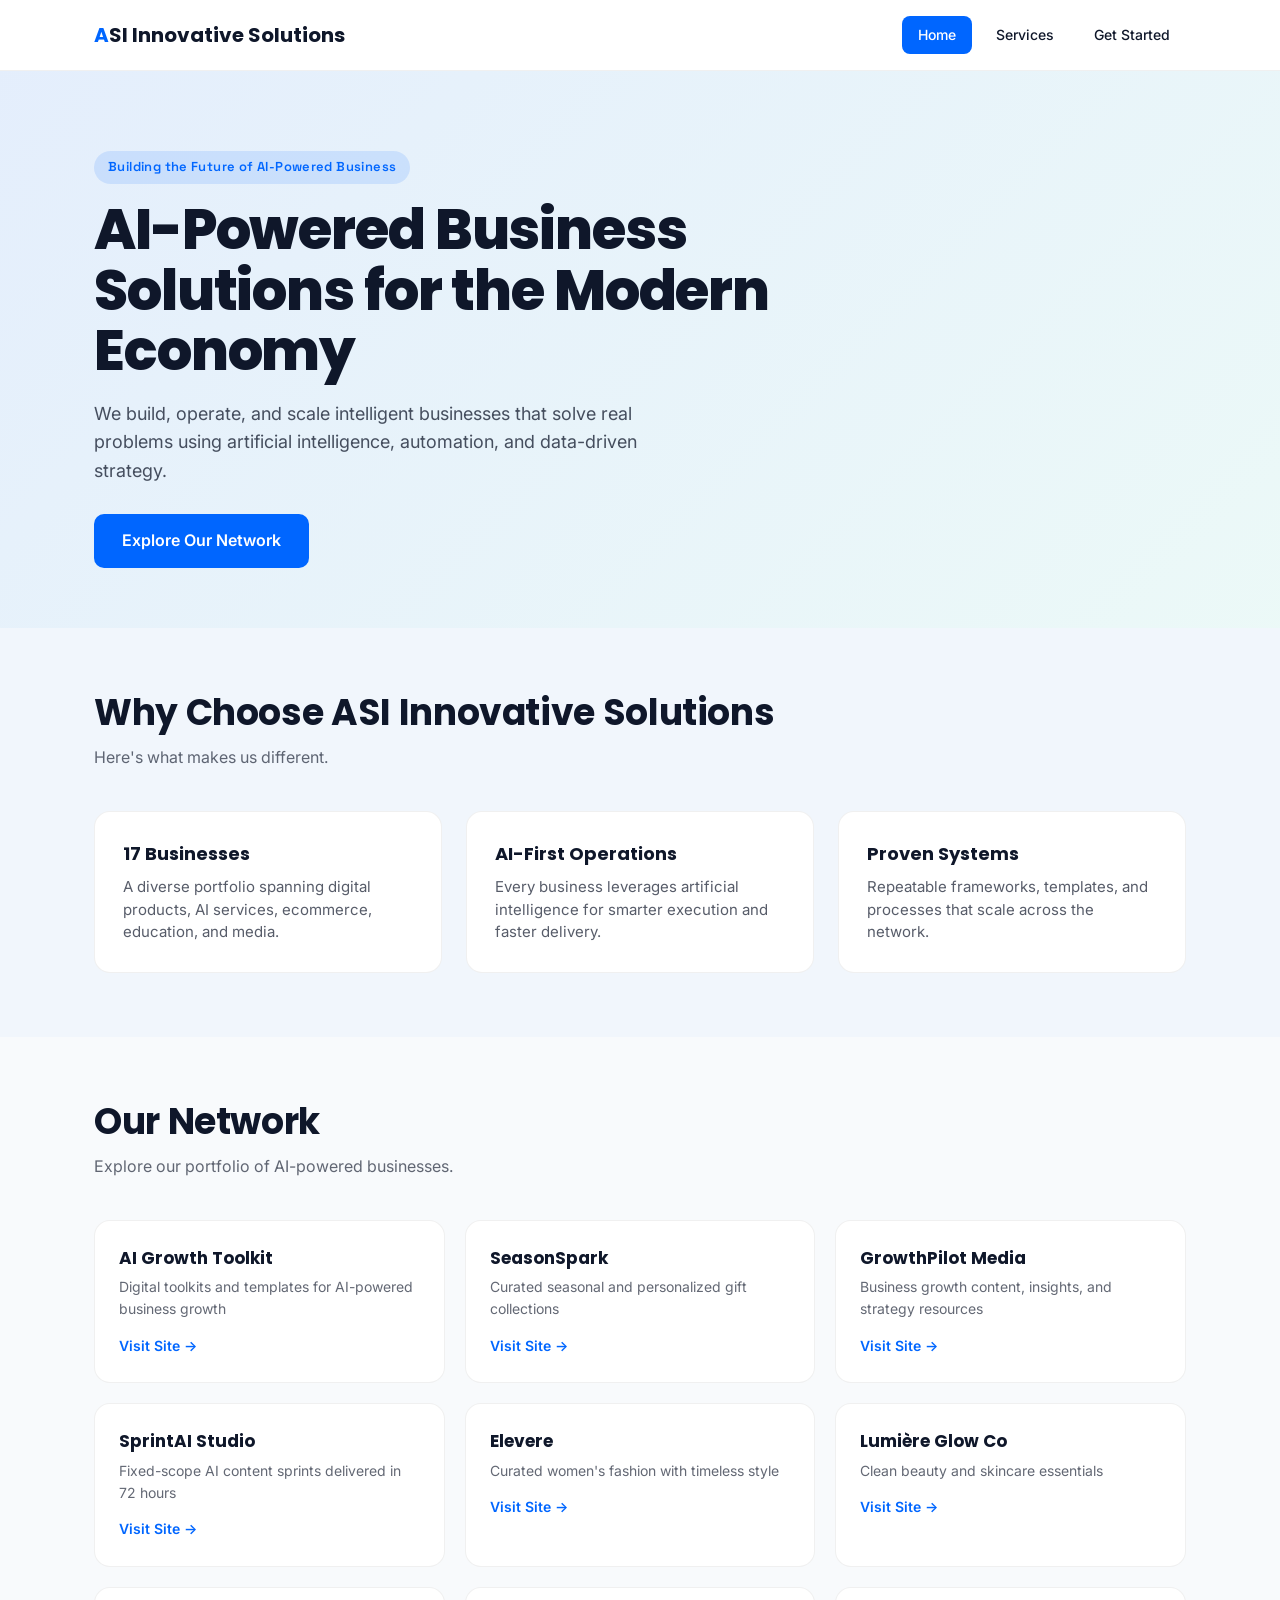
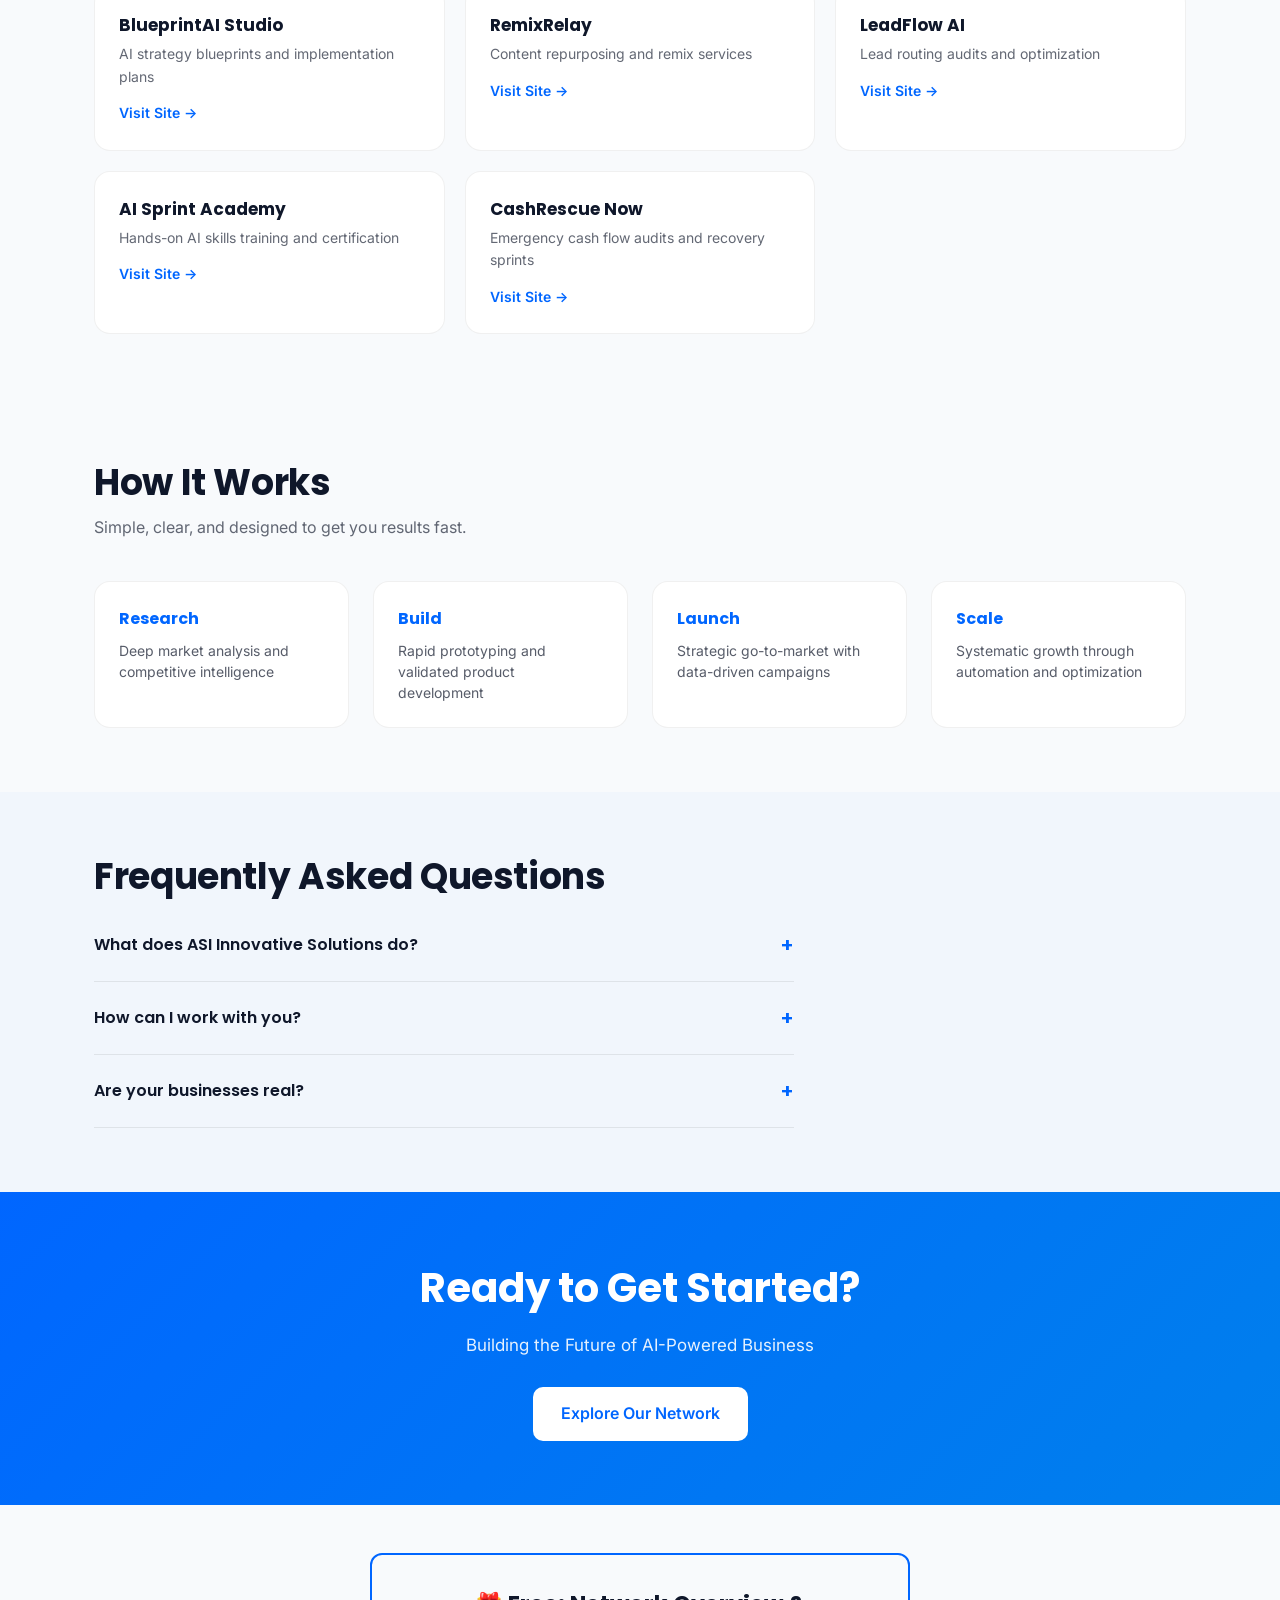
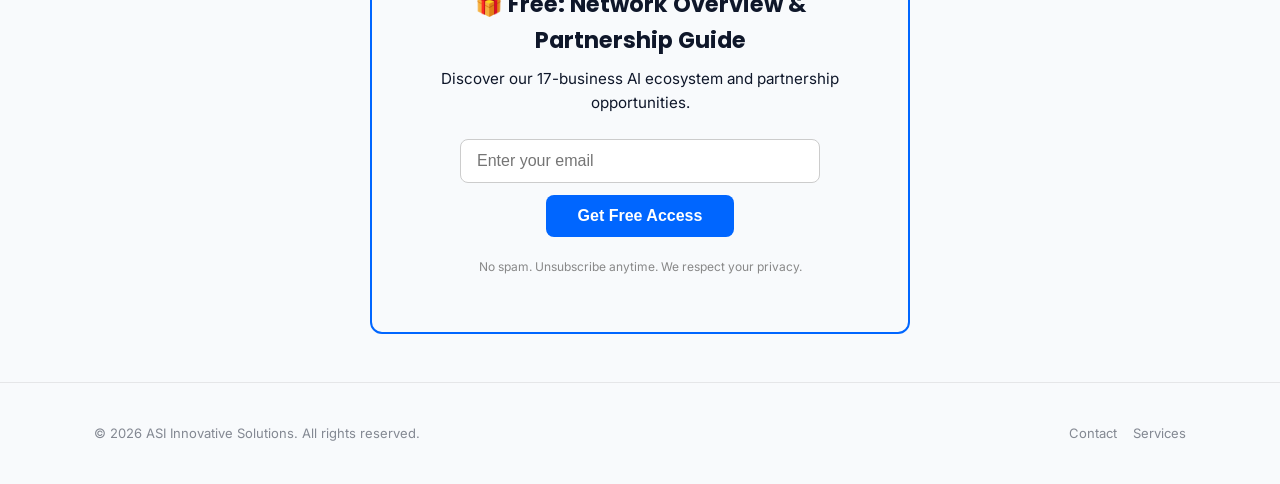
<file: index.html>
<!DOCTYPE html>
<html lang="en">
<head>
  <meta charset="utf-8">
  <meta name="viewport" content="width=device-width, initial-scale=1">
  <title>Home | ASI Innovative Solutions</title>
  <meta name="description" content="ASI Innovative Solutions LLC is a technology holding company operating a network of AI-powered businesses across digital products, services, ecommerce, education, and media.">
  <meta property="og:title" content="Home | ASI Innovative Solutions">
  <meta property="og:description" content="ASI Innovative Solutions LLC is a technology holding company operating a network of AI-powered businesses across digital products, services, ecommerce, education, and media.">
  <meta property="og:type" content="website">
  <meta property="og:url" content="https://asiinnovativesolutions.com/">
  <meta name="twitter:card" content="summary">
  <meta name="twitter:title" content="Home | ASI Innovative Solutions">
  <meta name="twitter:description" content="ASI Innovative Solutions LLC is a technology holding company operating a network of AI-powered businesses across digital products, services, ecommerce, education, and media.">
  <link rel="preconnect" href="https://fonts.googleapis.com">
  <link rel="preconnect" href="https://fonts.gstatic.com" crossorigin>
  <link href="https://fonts.googleapis.com/css2?family=Poppins:wght@400;500;600;700;800&family=Inter:wght@400;500;600;700;800&family=Space+Grotesk:wght@400;500;600;700;800&display=swap" rel="stylesheet">
  <link rel="stylesheet" href="./styles.css">
<script type="application/ld+json">
{
  "@context": "https://schema.org",
  "@type": "Organization",
  "name": "ASI Innovative Solutions",
  "description": "Parent company operating 17 AI-powered digital businesses across e-commerce, media, education, and services.",
  "url": "https://asiinnovativesolutions.com",
  "email": "hello@asiinnovativesolutions.com"
}
</script>
<link rel="canonical" href="https://asiinnovativesolutions.com/">
</head>
<body data-business-id="b0">
  <header class="site-header">
    <div class="container">
      <a href="./index.html" class="logo"><span>A</span>SI Innovative Solutions</a>
      <nav class="nav-links">
    <a href="./index.html" class="active">Home</a>
    <a href="./offer.html">Services</a>
    <a href="./checkout.html">Get Started</a>
      </nav>
    </div>
  </header>
  <section class="hero-section">
    <div class="container">
      <div class="hero-content">
        <div class="hero-badge">Building the Future of AI-Powered Business</div>
        <h1>AI-Powered Business Solutions for the Modern Economy</h1>
        <p>We build, operate, and scale intelligent businesses that solve real problems using artificial intelligence, automation, and data-driven strategy.</p>
        <div class="btn-group">
          <a href="#network" class="btn btn-primary">Explore Our Network</a>
        </div>
      </div>
    </div>
  </section>
  <section class="section section-alt">
    <div class="container">
      <h2 class="section-title">Why Choose ASI Innovative Solutions</h2>
      <p class="section-subtitle">Here's what makes us different.</p>
      <div class="features-grid">
        <div class="feature-card">
          <h3>17 Businesses</h3>
          <p>A diverse portfolio spanning digital products, AI services, ecommerce, education, and media.</p>
        </div>
        <div class="feature-card">
          <h3>AI-First Operations</h3>
          <p>Every business leverages artificial intelligence for smarter execution and faster delivery.</p>
        </div>
        <div class="feature-card">
          <h3>Proven Systems</h3>
          <p>Repeatable frameworks, templates, and processes that scale across the network.</p>
        </div>
      </div>
    </div>
  </section>
  <section class="section">
    <div class="container">
      <h2 class="section-title">Our Network</h2>
      <p class="section-subtitle">Explore our portfolio of AI-powered businesses.</p>
      <div class="network-grid">
        <div class="network-card">
          <h3>AI Growth Toolkit</h3>
          <p>Digital toolkits and templates for AI-powered business growth</p>
          <a href="https://growthkithq.com">Visit Site →</a>
        </div>
        <div class="network-card">
          <h3>SeasonSpark</h3>
          <p>Curated seasonal and personalized gift collections</p>
          <a href="https://myseasonalspark.com">Visit Site →</a>
        </div>
        <div class="network-card">
          <h3>GrowthPilot Media</h3>
          <p>Business growth content, insights, and strategy resources</p>
          <a href="https://thegrowthpilothq.com">Visit Site →</a>
        </div>
        <div class="network-card">
          <h3>SprintAI Studio</h3>
          <p>Fixed-scope AI content sprints delivered in 72 hours</p>
          <a href="https://sprintaistudios.com">Visit Site →</a>
        </div>
        <div class="network-card">
          <h3>Elevere</h3>
          <p>Curated women&#x27;s fashion with timeless style</p>
          <a href="https://elevstyle.com">Visit Site →</a>
        </div>
        <div class="network-card">
          <h3>Lumière Glow Co</h3>
          <p>Clean beauty and skincare essentials</p>
          <a href="https://lumiereglowco.com">Visit Site →</a>
        </div>
        <div class="network-card">
          <h3>BlueprintAI Studio</h3>
          <p>AI strategy blueprints and implementation plans</p>
          <a href="https://blueprintaistudios.com">Visit Site →</a>
        </div>
        <div class="network-card">
          <h3>RemixRelay</h3>
          <p>Content repurposing and remix services</p>
          <a href="https://vfaistudios.com">Visit Site →</a>
        </div>
        <div class="network-card">
          <h3>LeadFlow AI</h3>
          <p>Lead routing audits and optimization</p>
          <a href="https://theleadflowhq.com">Visit Site →</a>
        </div>
        <div class="network-card">
          <h3>AI Sprint Academy</h3>
          <p>Hands-on AI skills training and certification</p>
          <a href="https://aisprintacademy.com">Visit Site →</a>
        </div>
        <div class="network-card">
          <h3>CashRescue Now</h3>
          <p>Emergency cash flow audits and recovery sprints</p>
          <a href="https://thecashrescue.com">Visit Site →</a>
        </div>
      </div>
    </div>
  </section>
  <section class="section">
    <div class="container">
      <h2 class="section-title">How It Works</h2>
      <p class="section-subtitle">Simple, clear, and designed to get you results fast.</p>
      <div class="process-grid">
        <div class="process-step">
          <h3>Research</h3>
          <p>Deep market analysis and competitive intelligence</p>
        </div>
        <div class="process-step">
          <h3>Build</h3>
          <p>Rapid prototyping and validated product development</p>
        </div>
        <div class="process-step">
          <h3>Launch</h3>
          <p>Strategic go-to-market with data-driven campaigns</p>
        </div>
        <div class="process-step">
          <h3>Scale</h3>
          <p>Systematic growth through automation and optimization</p>
        </div>
      </div>
    </div>
  </section>
  <section class="section section-alt">
    <div class="container">
      <h2 class="section-title">Frequently Asked Questions</h2>
      <div class="faq-list">
        <details class="faq-item">
          <summary>What does ASI Innovative Solutions do?</summary>
          <p>We build and operate a network of AI-powered businesses, providing digital products, consulting services, ecommerce, education, and media solutions.</p>
        </details>
        <details class="faq-item">
          <summary>How can I work with you?</summary>
          <p>Visit any of our business websites to explore specific services and products. Each business serves a distinct market with specialized offerings.</p>
        </details>
        <details class="faq-item">
          <summary>Are your businesses real?</summary>
          <p>Yes. Each business is a registered operation under ASI Innovative Solutions LLC with real products, services, and customer support.</p>
        </details>
      </div>
    </div>
  </section>
  <section class="cta-section">
    <div class="container">
      <h2>Ready to Get Started?</h2>
      <p>Building the Future of AI-Powered Business</p>
      <a href="#network" class="btn btn-primary">Explore Our Network</a>
    </div>
  </section>
  
  <!-- Lead Capture -->
  <section class="lead-capture" id="free-resource">
    <h3>🎁 Free: Network Overview & Partnership Guide</h3>
    <p>Discover our 17-business AI ecosystem and partnership opportunities.</p>
    <form action="#" method="POST" id="lead-form">
      <input type="email" name="email" placeholder="Enter your email" required aria-label="Email address">
      <button type="submit">Get Free Access</button>
      <p class="privacy-note">No spam. Unsubscribe anytime. We respect your privacy.</p>
    </form>
  </section>

  <footer class="site-footer">
    <div class="container">
      <div class="footer-content">
        <p>&copy; 2026 ASI Innovative Solutions. All rights reserved.</p>
        <div class="footer-links">
          <a href="mailto:support@asiinnovativesolutions.com">Contact</a>
          <a href="./offer.html">Services</a>
        </div>
      </div>
    </div>
  </footer>
  <script>
  (function(){
    var bid='b0',page=location.pathname.split('/').pop()||'index.html';
    var key='asi_pv_'+bid;
    try{var d=JSON.parse(localStorage.getItem(key)||'{}');d[page]=(d[page]||0)+1;d._total=(d._total||0)+1;d._last=new Date().toISOString();d._ref=document.referrer||'direct';localStorage.setItem(key,JSON.stringify(d));}catch(e){}
    if(window.ASI_ANALYTICS_URL){try{navigator.sendBeacon(window.ASI_ANALYTICS_URL,JSON.stringify({business_id:bid,page:page,referrer:document.referrer||'direct',timestamp:new Date().toISOString(),ua:navigator.userAgent}));}catch(e){}}
  })();
  </script>

<script>
// Lead capture — stores submissions locally until email service is connected
document.addEventListener('DOMContentLoaded', function() {
  var form = document.getElementById('lead-form');
  if (form) {
    form.addEventListener('submit', function(e) {
      e.preventDefault();
      var email = form.querySelector('input[type="email"]').value;
      if (!email) return;
      // Store locally (will be replaced with real email API endpoint)
      var leads = JSON.parse(localStorage.getItem('asi_leads') || '[]');
      leads.push({ email: email, timestamp: new Date().toISOString(), source: window.location.hostname });
      localStorage.setItem('asi_leads', JSON.stringify(leads));
      // Show success
      var section = form.closest('.lead-capture');
      section.innerHTML = '<h3>✅ You\'re in!</h3><p>Check your inbox for your free resource.</p>';
    });
  }
});
</script>

</body>
</html>
</file>
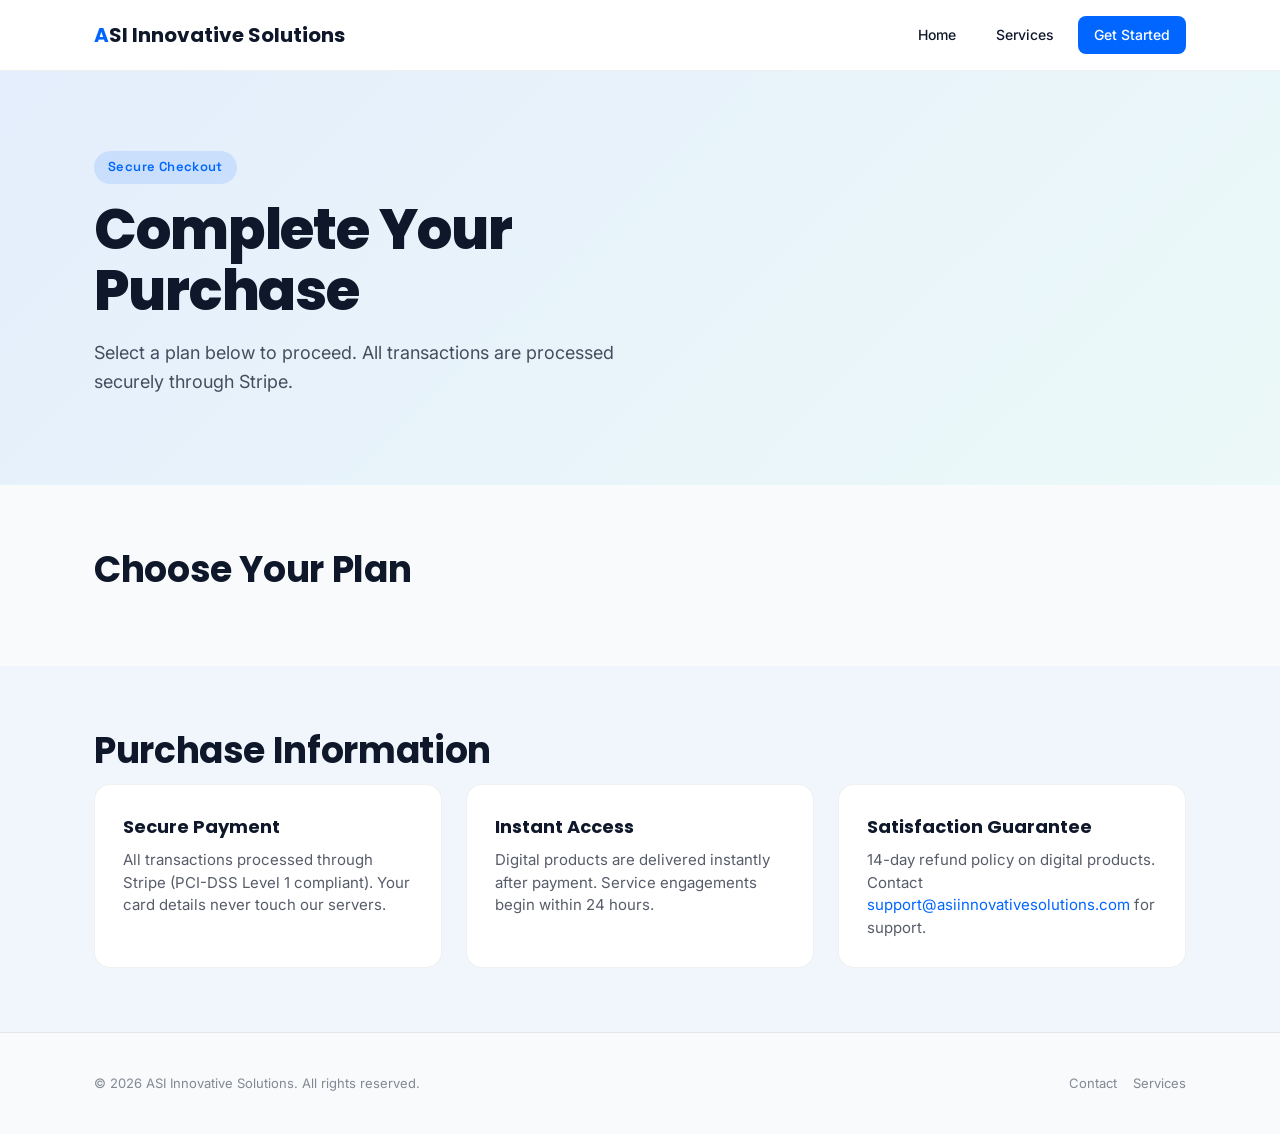
<file: checkout.html>
<!DOCTYPE html>
<html lang="en">
<head>
  <meta charset="utf-8">
  <meta name="viewport" content="width=device-width, initial-scale=1">
  <title>Get Started | ASI Innovative Solutions</title>
  <meta name="description" content="ASI Innovative Solutions LLC is a technology holding company operating a network of AI-powered businesses across digital products, services, ecommerce, education, and media.">
  <meta property="og:title" content="Get Started | ASI Innovative Solutions">
  <meta property="og:description" content="ASI Innovative Solutions LLC is a technology holding company operating a network of AI-powered businesses across digital products, services, ecommerce, education, and media.">
  <meta property="og:type" content="website">
  <meta property="og:url" content="https://asiinnovativesolutions.com/">
  <meta name="twitter:card" content="summary">
  <meta name="twitter:title" content="Get Started | ASI Innovative Solutions">
  <meta name="twitter:description" content="ASI Innovative Solutions LLC is a technology holding company operating a network of AI-powered businesses across digital products, services, ecommerce, education, and media.">
  <link rel="preconnect" href="https://fonts.googleapis.com">
  <link rel="preconnect" href="https://fonts.gstatic.com" crossorigin>
  <link href="https://fonts.googleapis.com/css2?family=Poppins:wght@400;500;600;700;800&family=Inter:wght@400;500;600;700;800&family=Space+Grotesk:wght@400;500;600;700;800&display=swap" rel="stylesheet">
  <link rel="stylesheet" href="./styles.css">
</head>
<body data-business-id="b0">
  <header class="site-header">
    <div class="container">
      <a href="./index.html" class="logo"><span>A</span>SI Innovative Solutions</a>
      <nav class="nav-links">
    <a href="./index.html">Home</a>
    <a href="./offer.html">Services</a>
    <a href="./checkout.html" class="active">Get Started</a>
      </nav>
    </div>
  </header>
  <section class="hero-section">
    <div class="container">
      <div class="hero-content">
        <div class="hero-badge">Secure Checkout</div>
        <h1>Complete Your Purchase</h1>
        <p>Select a plan below to proceed. All transactions are processed securely through Stripe.</p>
      </div>
    </div>
  </section>
  <section class="section">
    <div class="container">
      <h2 class="section-title">Choose Your Plan</h2>
      <div class="offers-grid" id="checkout-tiers">
      </div>
    </div>
  </section>

  <div id="checkout-status" style="display:none;" class="section">
    <div class="container">
      <p id="checkout-message" style="text-align:center;font-weight:600;">Processing...</p>
    </div>
  </div>

  <section class="section section-alt">
    <div class="container">
      <h2 class="section-title">Purchase Information</h2>
      <div class="features-grid">
        <div class="feature-card">
          <h3>Secure Payment</h3>
          <p>All transactions processed through Stripe (PCI-DSS Level 1 compliant). Your card details never touch our servers.</p>
        </div>
        <div class="feature-card">
          <h3>Instant Access</h3>
          <p>Digital products are delivered instantly after payment. Service engagements begin within 24 hours.</p>
        </div>
        <div class="feature-card">
          <h3>Satisfaction Guarantee</h3>
          <p>14-day refund policy on digital products. Contact <a href="mailto:support@asiinnovativesolutions.com">support@asiinnovativesolutions.com</a> for support.</p>
        </div>
      </div>
    </div>
  </section>
  <footer class="site-footer">
    <div class="container">
      <div class="footer-content">
        <p>&copy; 2026 ASI Innovative Solutions. All rights reserved.</p>
        <div class="footer-links">
          <a href="mailto:support@asiinnovativesolutions.com">Contact</a>
          <a href="./offer.html">Services</a>
        </div>
      </div>
    </div>
  </footer>
  <script>
  (function(){
    'use strict';
    var API_BASE=window.ASI_API_BASE||'';
    var BUSINESS_ID='b0';
    var TIERS=[];
    document.querySelectorAll('.buy-btn').forEach(function(btn){
      btn.addEventListener('click',function(){
        var tier=parseInt(this.dataset.tier,10);
        var info=TIERS[tier];
        if(!info)return;
        var statusEl=document.getElementById('checkout-status');
        var msgEl=document.getElementById('checkout-message');
        statusEl.style.display='block';
        msgEl.textContent='Redirecting to secure checkout...';
        if(!API_BASE){msgEl.textContent='Checkout is being configured. Please contact '+'support@asiinnovativesolutions.com'+' to complete your purchase.';return;}
        fetch(API_BASE+'/stripe/create-checkout-session',{
          method:'POST',headers:{'Content-Type':'application/json'},
          body:JSON.stringify({business_id:BUSINESS_ID,tier:tier,product_name:info.name,amount:info.price_cents})
        }).then(function(r){return r.json();}).then(function(d){
          if(d.url)window.location.href=d.url;else msgEl.textContent=d.error||'Checkout unavailable. Contact support.';
        }).catch(function(){msgEl.textContent='Checkout unavailable. Please contact support.';});
      });
    });
  })();
  </script>
  <script>
  (function(){
    var bid='b0',page=location.pathname.split('/').pop()||'index.html';
    var key='asi_pv_'+bid;
    try{var d=JSON.parse(localStorage.getItem(key)||'{}');d[page]=(d[page]||0)+1;d._total=(d._total||0)+1;d._last=new Date().toISOString();d._ref=document.referrer||'direct';localStorage.setItem(key,JSON.stringify(d));}catch(e){}
    if(window.ASI_ANALYTICS_URL){try{navigator.sendBeacon(window.ASI_ANALYTICS_URL,JSON.stringify({business_id:bid,page:page,referrer:document.referrer||'direct',timestamp:new Date().toISOString(),ua:navigator.userAgent}));}catch(e){}}
  })();
  </script>
</body>
</html>
</file>
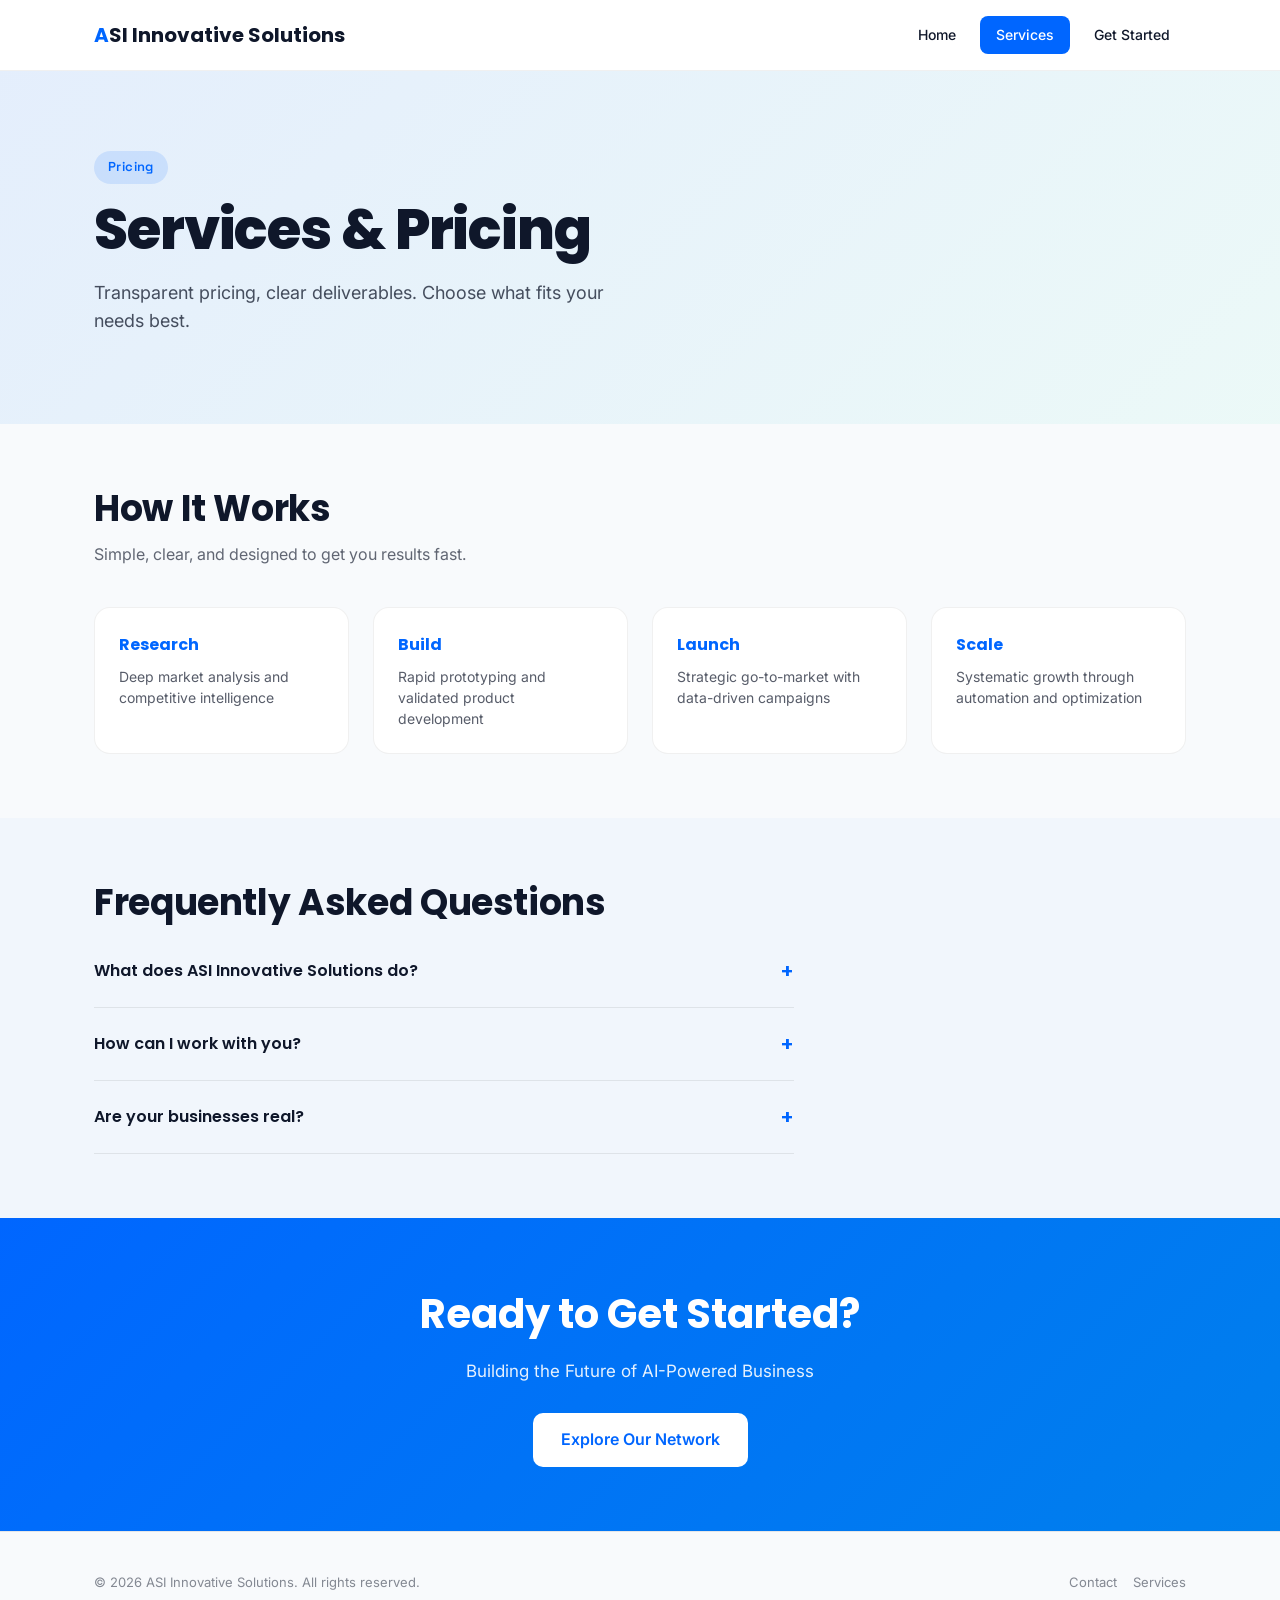
<file: offer.html>
<!DOCTYPE html>
<html lang="en">
<head>
  <meta charset="utf-8">
  <meta name="viewport" content="width=device-width, initial-scale=1">
  <title>Services &amp; Pricing | ASI Innovative Solutions</title>
  <meta name="description" content="ASI Innovative Solutions LLC is a technology holding company operating a network of AI-powered businesses across digital products, services, ecommerce, education, and media.">
  <meta property="og:title" content="Services &amp; Pricing | ASI Innovative Solutions">
  <meta property="og:description" content="ASI Innovative Solutions LLC is a technology holding company operating a network of AI-powered businesses across digital products, services, ecommerce, education, and media.">
  <meta property="og:type" content="website">
  <meta property="og:url" content="https://asiinnovativesolutions.com/">
  <meta name="twitter:card" content="summary">
  <meta name="twitter:title" content="Services &amp; Pricing | ASI Innovative Solutions">
  <meta name="twitter:description" content="ASI Innovative Solutions LLC is a technology holding company operating a network of AI-powered businesses across digital products, services, ecommerce, education, and media.">
  <link rel="preconnect" href="https://fonts.googleapis.com">
  <link rel="preconnect" href="https://fonts.gstatic.com" crossorigin>
  <link href="https://fonts.googleapis.com/css2?family=Poppins:wght@400;500;600;700;800&family=Inter:wght@400;500;600;700;800&family=Space+Grotesk:wght@400;500;600;700;800&display=swap" rel="stylesheet">
  <link rel="stylesheet" href="./styles.css">
</head>
<body data-business-id="b0">
  <header class="site-header">
    <div class="container">
      <a href="./index.html" class="logo"><span>A</span>SI Innovative Solutions</a>
      <nav class="nav-links">
    <a href="./index.html">Home</a>
    <a href="./offer.html" class="active">Services</a>
    <a href="./checkout.html">Get Started</a>
      </nav>
    </div>
  </header>
  <section class="hero-section">
    <div class="container">
      <div class="hero-content">
        <div class="hero-badge">Pricing</div>
        <h1>Services & Pricing</h1>
        <p>Transparent pricing, clear deliverables. Choose what fits your needs best.</p>
      </div>
    </div>
  </section>
  <section class="section">
    <div class="container">
      <h2 class="section-title">How It Works</h2>
      <p class="section-subtitle">Simple, clear, and designed to get you results fast.</p>
      <div class="process-grid">
        <div class="process-step">
          <h3>Research</h3>
          <p>Deep market analysis and competitive intelligence</p>
        </div>
        <div class="process-step">
          <h3>Build</h3>
          <p>Rapid prototyping and validated product development</p>
        </div>
        <div class="process-step">
          <h3>Launch</h3>
          <p>Strategic go-to-market with data-driven campaigns</p>
        </div>
        <div class="process-step">
          <h3>Scale</h3>
          <p>Systematic growth through automation and optimization</p>
        </div>
      </div>
    </div>
  </section>
  <section class="section section-alt">
    <div class="container">
      <h2 class="section-title">Frequently Asked Questions</h2>
      <div class="faq-list">
        <details class="faq-item">
          <summary>What does ASI Innovative Solutions do?</summary>
          <p>We build and operate a network of AI-powered businesses, providing digital products, consulting services, ecommerce, education, and media solutions.</p>
        </details>
        <details class="faq-item">
          <summary>How can I work with you?</summary>
          <p>Visit any of our business websites to explore specific services and products. Each business serves a distinct market with specialized offerings.</p>
        </details>
        <details class="faq-item">
          <summary>Are your businesses real?</summary>
          <p>Yes. Each business is a registered operation under ASI Innovative Solutions LLC with real products, services, and customer support.</p>
        </details>
      </div>
    </div>
  </section>
  <section class="cta-section">
    <div class="container">
      <h2>Ready to Get Started?</h2>
      <p>Building the Future of AI-Powered Business</p>
      <a href="#network" class="btn btn-primary">Explore Our Network</a>
    </div>
  </section>
  <footer class="site-footer">
    <div class="container">
      <div class="footer-content">
        <p>&copy; 2026 ASI Innovative Solutions. All rights reserved.</p>
        <div class="footer-links">
          <a href="mailto:support@asiinnovativesolutions.com">Contact</a>
          <a href="./offer.html">Services</a>
        </div>
      </div>
    </div>
  </footer>
  <script>
  (function(){
    var bid='b0',page=location.pathname.split('/').pop()||'index.html';
    var key='asi_pv_'+bid;
    try{var d=JSON.parse(localStorage.getItem(key)||'{}');d[page]=(d[page]||0)+1;d._total=(d._total||0)+1;d._last=new Date().toISOString();d._ref=document.referrer||'direct';localStorage.setItem(key,JSON.stringify(d));}catch(e){}
    if(window.ASI_ANALYTICS_URL){try{navigator.sendBeacon(window.ASI_ANALYTICS_URL,JSON.stringify({business_id:bid,page:page,referrer:document.referrer||'direct',timestamp:new Date().toISOString(),ua:navigator.userAgent}));}catch(e){}}
  })();
  </script>
</body>
</html>
</file>
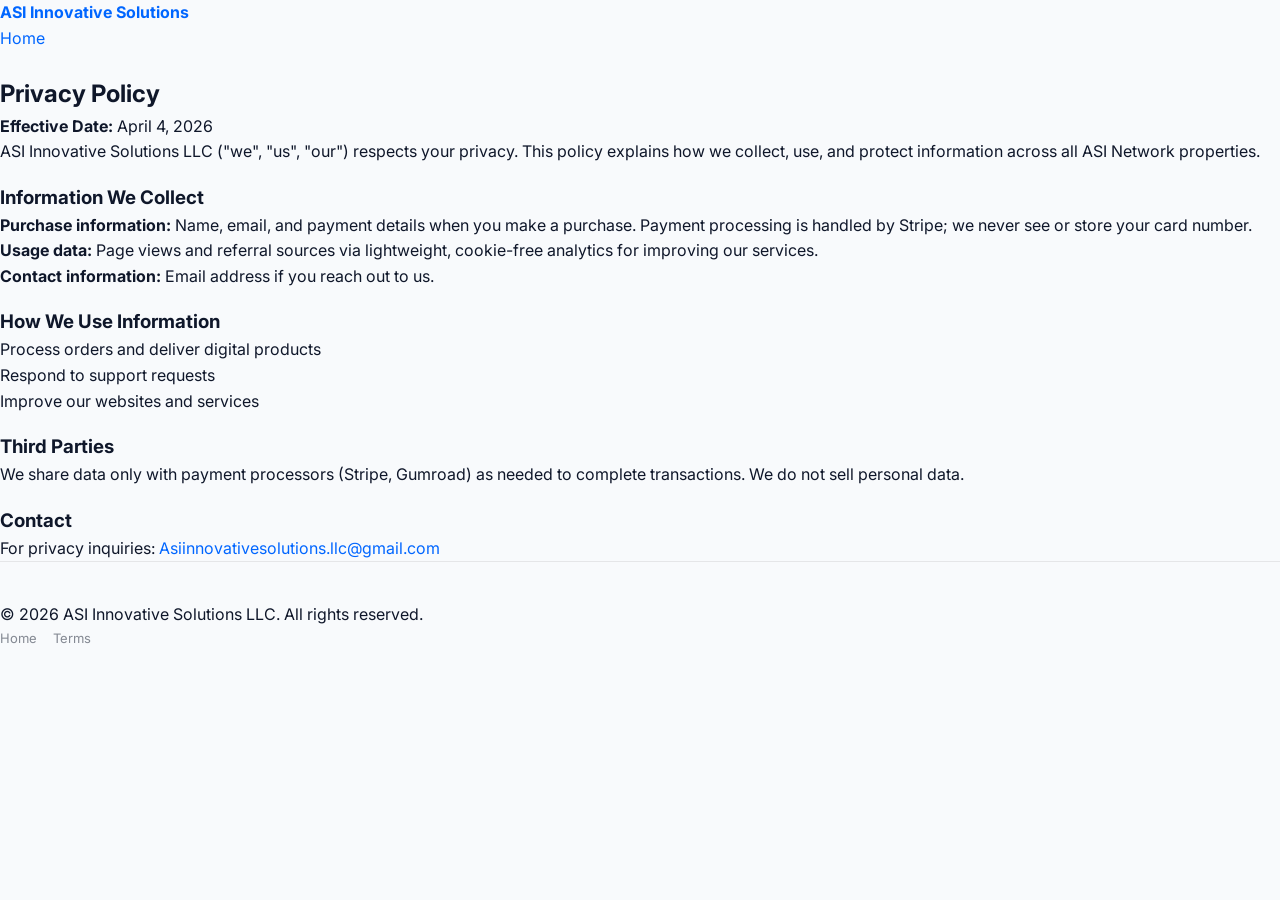
<file: privacy.html>
<!doctype html>
<html lang="en">
<head>
  <meta charset="utf-8" />
  <meta name="viewport" content="width=device-width, initial-scale=1" />
  <title>ASI Innovative Solutions | Privacy Policy</title>
  <link rel="preconnect" href="https://fonts.googleapis.com" /><link rel="preconnect" href="https://fonts.gstatic.com" crossorigin />
  <link href="https://fonts.googleapis.com/css2?family=Inter:wght@400;500;600;700;800&family=JetBrains+Mono:wght@400;500;600&display=swap" rel="stylesheet" />
  <link rel="stylesheet" href="./styles.css" />
</head>
<body data-business-id="b0">
  <main class="page">
    <header class="header">
      <a class="brand" href="./index.html">
        <span class="brand-mark"></span>
        <span class="brand-copy"><strong>ASI Innovative Solutions</strong></span>
      </a>
      <nav class="nav">
        <a class="button ghost" href="./index.html">Home</a>
      </nav>
    </header>
    <section class="panel" style="margin-top:24px;">
      <h2>Privacy Policy</h2>
      <p><strong>Effective Date:</strong> April 4, 2026</p>
      <p>ASI Innovative Solutions LLC ("we", "us", "our") respects your privacy. This policy explains how we collect, use, and protect information across all ASI Network properties.</p>
      <h3 style="margin-top:18px;">Information We Collect</h3>
      <ul>
        <li><strong>Purchase information:</strong> Name, email, and payment details when you make a purchase. Payment processing is handled by Stripe; we never see or store your card number.</li>
        <li><strong>Usage data:</strong> Page views and referral sources via lightweight, cookie-free analytics for improving our services.</li>
        <li><strong>Contact information:</strong> Email address if you reach out to us.</li>
      </ul>
      <h3 style="margin-top:18px;">How We Use Information</h3>
      <ul>
        <li>Process orders and deliver digital products</li>
        <li>Respond to support requests</li>
        <li>Improve our websites and services</li>
      </ul>
      <h3 style="margin-top:18px;">Third Parties</h3>
      <p>We share data only with payment processors (Stripe, Gumroad) as needed to complete transactions. We do not sell personal data.</p>
      <h3 style="margin-top:18px;">Contact</h3>
      <p>For privacy inquiries: <a href="mailto:Asiinnovativesolutions.llc@gmail.com">Asiinnovativesolutions.llc@gmail.com</a></p>
    </section>
    <footer class="site-footer">
      <div class="footer-note">&copy; 2026 ASI Innovative Solutions LLC. All rights reserved.</div>
      <div class="footer-links">
        <a href="./index.html">Home</a>
        <a href="./terms.html">Terms</a>
      </div>
    </footer>
  </main>
</body>
</html>
</file>
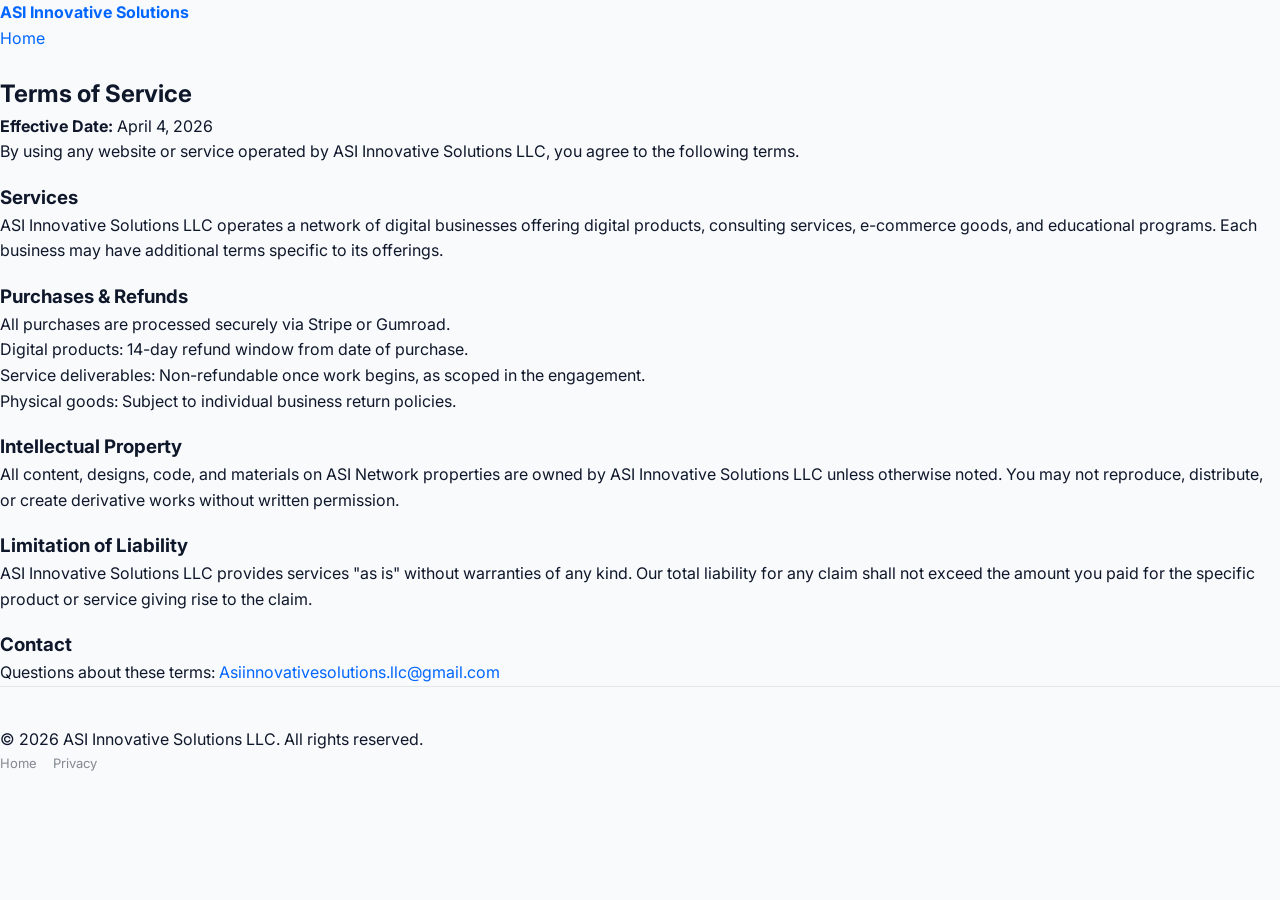
<file: terms.html>
<!doctype html>
<html lang="en">
<head>
  <meta charset="utf-8" />
  <meta name="viewport" content="width=device-width, initial-scale=1" />
  <title>ASI Innovative Solutions | Terms of Service</title>
  <link rel="preconnect" href="https://fonts.googleapis.com" /><link rel="preconnect" href="https://fonts.gstatic.com" crossorigin />
  <link href="https://fonts.googleapis.com/css2?family=Inter:wght@400;500;600;700;800&family=JetBrains+Mono:wght@400;500;600&display=swap" rel="stylesheet" />
  <link rel="stylesheet" href="./styles.css" />
</head>
<body data-business-id="b0">
  <main class="page">
    <header class="header">
      <a class="brand" href="./index.html">
        <span class="brand-mark"></span>
        <span class="brand-copy"><strong>ASI Innovative Solutions</strong></span>
      </a>
      <nav class="nav">
        <a class="button ghost" href="./index.html">Home</a>
      </nav>
    </header>
    <section class="panel" style="margin-top:24px;">
      <h2>Terms of Service</h2>
      <p><strong>Effective Date:</strong> April 4, 2026</p>
      <p>By using any website or service operated by ASI Innovative Solutions LLC, you agree to the following terms.</p>
      <h3 style="margin-top:18px;">Services</h3>
      <p>ASI Innovative Solutions LLC operates a network of digital businesses offering digital products, consulting services, e-commerce goods, and educational programs. Each business may have additional terms specific to its offerings.</p>
      <h3 style="margin-top:18px;">Purchases &amp; Refunds</h3>
      <ul>
        <li>All purchases are processed securely via Stripe or Gumroad.</li>
        <li>Digital products: 14-day refund window from date of purchase.</li>
        <li>Service deliverables: Non-refundable once work begins, as scoped in the engagement.</li>
        <li>Physical goods: Subject to individual business return policies.</li>
      </ul>
      <h3 style="margin-top:18px;">Intellectual Property</h3>
      <p>All content, designs, code, and materials on ASI Network properties are owned by ASI Innovative Solutions LLC unless otherwise noted. You may not reproduce, distribute, or create derivative works without written permission.</p>
      <h3 style="margin-top:18px;">Limitation of Liability</h3>
      <p>ASI Innovative Solutions LLC provides services "as is" without warranties of any kind. Our total liability for any claim shall not exceed the amount you paid for the specific product or service giving rise to the claim.</p>
      <h3 style="margin-top:18px;">Contact</h3>
      <p>Questions about these terms: <a href="mailto:Asiinnovativesolutions.llc@gmail.com">Asiinnovativesolutions.llc@gmail.com</a></p>
    </section>
    <footer class="site-footer">
      <div class="footer-note">&copy; 2026 ASI Innovative Solutions LLC. All rights reserved.</div>
      <div class="footer-links">
        <a href="./index.html">Home</a>
        <a href="./privacy.html">Privacy</a>
      </div>
    </footer>
  </main>
</body>
</html>
</file>
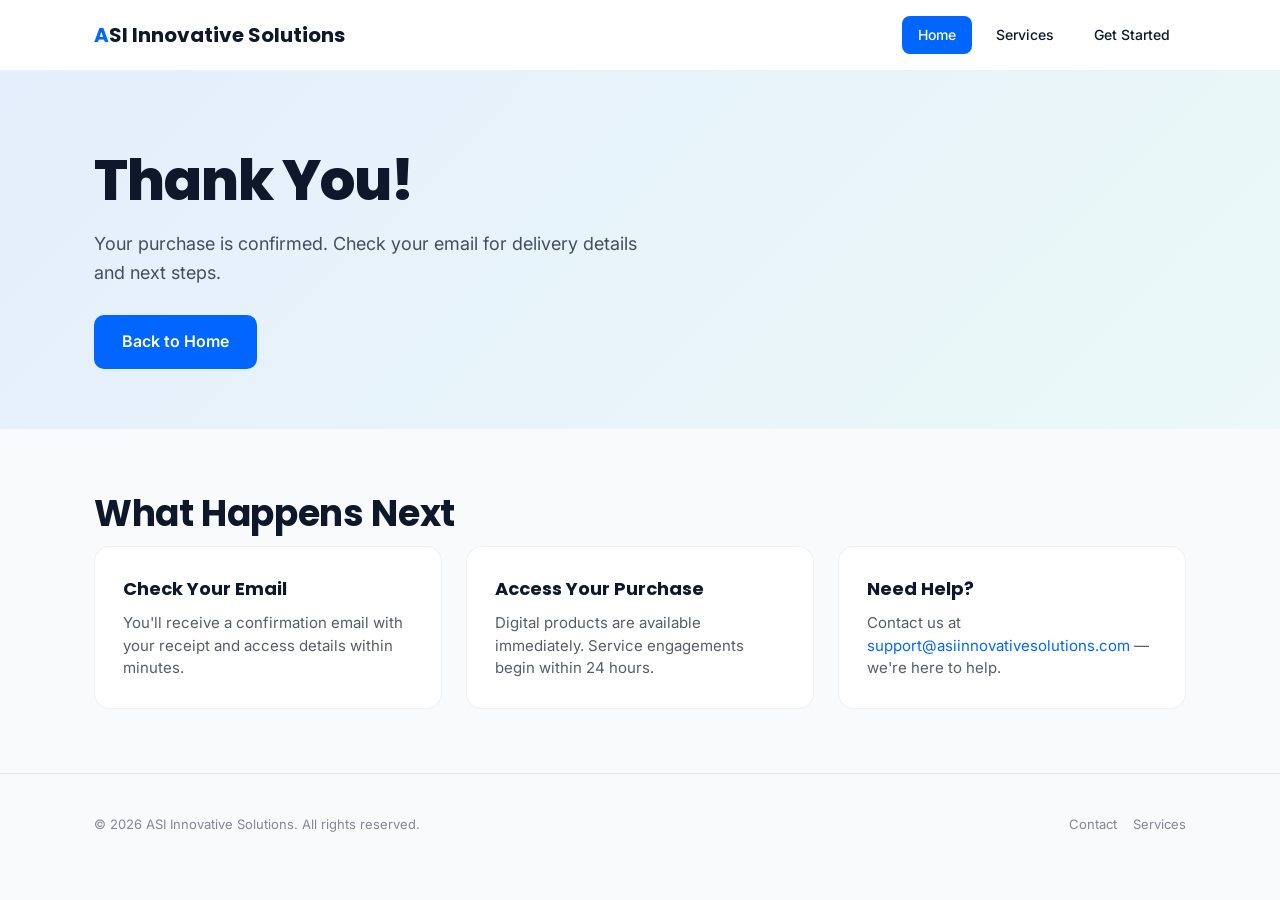
<file: thank-you.html>
<!DOCTYPE html>
<html lang="en">
<head>
  <meta charset="utf-8">
  <meta name="viewport" content="width=device-width, initial-scale=1">
  <title>Thank You | ASI Innovative Solutions</title>
  <meta name="description" content="ASI Innovative Solutions LLC is a technology holding company operating a network of AI-powered businesses across digital products, services, ecommerce, education, and media.">
  <meta property="og:title" content="Thank You | ASI Innovative Solutions">
  <meta property="og:description" content="ASI Innovative Solutions LLC is a technology holding company operating a network of AI-powered businesses across digital products, services, ecommerce, education, and media.">
  <meta property="og:type" content="website">
  <meta property="og:url" content="https://asiinnovativesolutions.com/">
  <meta name="twitter:card" content="summary">
  <meta name="twitter:title" content="Thank You | ASI Innovative Solutions">
  <meta name="twitter:description" content="ASI Innovative Solutions LLC is a technology holding company operating a network of AI-powered businesses across digital products, services, ecommerce, education, and media.">
  <link rel="preconnect" href="https://fonts.googleapis.com">
  <link rel="preconnect" href="https://fonts.gstatic.com" crossorigin>
  <link href="https://fonts.googleapis.com/css2?family=Poppins:wght@400;500;600;700;800&family=Inter:wght@400;500;600;700;800&family=Space+Grotesk:wght@400;500;600;700;800&display=swap" rel="stylesheet">
  <link rel="stylesheet" href="./styles.css">
</head>
<body data-business-id="b0">
  <header class="site-header">
    <div class="container">
      <a href="./index.html" class="logo"><span>A</span>SI Innovative Solutions</a>
      <nav class="nav-links">
    <a href="./index.html" class="active">Home</a>
    <a href="./offer.html">Services</a>
    <a href="./checkout.html">Get Started</a>
      </nav>
    </div>
  </header>
  <section class="hero-section">
    <div class="container">
      <div class="hero-content">
        <h1>Thank You!</h1>
        <p>Your purchase is confirmed. Check your email for delivery details and next steps.</p>
        <div class="btn-group">
          <a href="./index.html" class="btn btn-primary">Back to Home</a>
        </div>
      </div>
    </div>
  </section>

  <section class="section">
    <div class="container">
      <h2 class="section-title">What Happens Next</h2>
      <div class="features-grid">
        <div class="feature-card">
          <h3>Check Your Email</h3>
          <p>You'll receive a confirmation email with your receipt and access details within minutes.</p>
        </div>
        <div class="feature-card">
          <h3>Access Your Purchase</h3>
          <p>Digital products are available immediately. Service engagements begin within 24 hours.</p>
        </div>
        <div class="feature-card">
          <h3>Need Help?</h3>
          <p>Contact us at <a href="mailto:support@asiinnovativesolutions.com">support@asiinnovativesolutions.com</a> — we're here to help.</p>
        </div>
      </div>
    </div>
  </section>
  <footer class="site-footer">
    <div class="container">
      <div class="footer-content">
        <p>&copy; 2026 ASI Innovative Solutions. All rights reserved.</p>
        <div class="footer-links">
          <a href="mailto:support@asiinnovativesolutions.com">Contact</a>
          <a href="./offer.html">Services</a>
        </div>
      </div>
    </div>
  </footer>
  <script>
  (function(){
    var bid='b0',page=location.pathname.split('/').pop()||'index.html';
    var key='asi_pv_'+bid;
    try{var d=JSON.parse(localStorage.getItem(key)||'{}');d[page]=(d[page]||0)+1;d._total=(d._total||0)+1;d._last=new Date().toISOString();d._ref=document.referrer||'direct';localStorage.setItem(key,JSON.stringify(d));}catch(e){}
    if(window.ASI_ANALYTICS_URL){try{navigator.sendBeacon(window.ASI_ANALYTICS_URL,JSON.stringify({business_id:bid,page:page,referrer:document.referrer||'direct',timestamp:new Date().toISOString(),ua:navigator.userAgent}));}catch(e){}}
  })();
  </script>
</body>
</html>
</file>
<file: styles.css>
:root {
  --primary: #0066FF;
  --secondary: #00E5A0;
  --accent: #FF6B35;
  --ink: #0F172A;
  --surface: #F8FAFC;
  --display: 'Poppins', system-ui, sans-serif;
  --body: 'Inter', system-ui, sans-serif;
  --accent-font: 'Space Grotesk', system-ui, sans-serif;
}
*{box-sizing:border-box;margin:0;padding:0;}
body{
  font-family:var(--body);color:var(--ink);background:var(--surface);
  line-height:1.6;-webkit-font-smoothing:antialiased;
}
a{color:var(--primary);text-decoration:none;}
a:hover{text-decoration:underline;}
img{max-width:100%;height:auto;}

/* Layout */
.container{max-width:1140px;margin:0 auto;padding:0 24px;}

/* Header */
.site-header{
  padding:16px 0;border-bottom:1px solid rgba(0,0,0,0.06);
  background:rgba(255,255,255,0.95);backdrop-filter:blur(10px);
  position:sticky;top:0;z-index:100;
}
.site-header .container{display:flex;align-items:center;justify-content:space-between;gap:16px;flex-wrap:wrap;}
.logo{font-family:var(--display);font-size:20px;font-weight:700;color:var(--ink);text-decoration:none;}
.logo:hover{text-decoration:none;}
.logo span{color:var(--primary);}
.nav-links{display:flex;gap:8px;align-items:center;flex-wrap:wrap;}
.nav-links a{
  padding:8px 16px;border-radius:8px;font-size:14px;font-weight:500;
  color:var(--ink);text-decoration:none;transition:all .2s;
}
.nav-links a:hover{background:rgba(0,0,0,0.04);text-decoration:none;}
.nav-links a.active{background:var(--primary);color:#fff;}

/* Hero */
.hero-section{
  padding:80px 0 60px;
  background:linear-gradient(135deg,
    color-mix(in srgb, var(--primary) 8%, var(--surface)),
    color-mix(in srgb, var(--secondary) 5%, var(--surface)));
}
.hero-content{max-width:680px;}
.hero-badge{
  display:inline-block;padding:6px 14px;border-radius:100px;
  background:color-mix(in srgb, var(--primary) 12%, transparent);
  color:var(--primary);font-size:13px;font-weight:600;
  font-family:var(--accent-font);letter-spacing:0.03em;margin-bottom:16px;
}
.hero-content h1{
  font-family:var(--display);font-size:clamp(32px,5vw,56px);
  font-weight:800;line-height:1.08;letter-spacing:-0.02em;margin-bottom:18px;color:var(--ink);
}
.hero-content p{font-size:18px;line-height:1.6;color:color-mix(in srgb,var(--ink) 75%,transparent);max-width:560px;margin-bottom:28px;}
.btn{
  display:inline-block;padding:14px 28px;border-radius:10px;
  font-size:16px;font-weight:600;text-decoration:none;transition:all .2s;cursor:pointer;border:none;
}
.btn:hover{text-decoration:none;transform:translateY(-1px);box-shadow:0 4px 16px rgba(0,0,0,0.12);}
.btn-primary{background:var(--primary);color:#fff;}
.btn-secondary{background:transparent;color:var(--primary);border:2px solid var(--primary);}
.btn-group{display:flex;gap:12px;flex-wrap:wrap;}

/* Sections */
.section{padding:64px 0;}
.section-alt{background:color-mix(in srgb,var(--primary) 3%,var(--surface));}
.section-title{
  font-family:var(--display);font-size:clamp(24px,3.5vw,36px);
  font-weight:700;line-height:1.15;letter-spacing:-0.01em;margin-bottom:12px;
}
.section-subtitle{font-size:16px;color:color-mix(in srgb,var(--ink) 65%,transparent);max-width:560px;margin-bottom:40px;}

/* Feature grid */
.features-grid{display:grid;grid-template-columns:repeat(auto-fit,minmax(300px,1fr));gap:24px;}
.feature-card{
  padding:28px;border-radius:16px;background:#fff;
  border:1px solid rgba(0,0,0,0.06);transition:box-shadow .2s;
}
.feature-card:hover{box-shadow:0 8px 30px rgba(0,0,0,0.08);}
.feature-card h3{font-family:var(--display);font-size:18px;font-weight:700;margin-bottom:8px;}
.feature-card p{font-size:15px;color:color-mix(in srgb,var(--ink) 70%,transparent);line-height:1.5;}

/* Offer cards */
.offers-grid{display:grid;grid-template-columns:repeat(auto-fit,minmax(280px,1fr));gap:24px;align-items:start;}
.offer-card{
  padding:32px;border-radius:16px;background:#fff;
  border:1px solid rgba(0,0,0,0.08);position:relative;
}
.offer-card.featured{border:2px solid var(--primary);box-shadow:0 8px 30px rgba(0,0,0,0.1);}
.offer-card.featured::before{
  content:'Most Popular';position:absolute;top:-12px;left:24px;
  padding:4px 14px;border-radius:100px;background:var(--primary);color:#fff;
  font-size:12px;font-weight:700;letter-spacing:0.04em;text-transform:uppercase;
}
.offer-card h3{font-family:var(--display);font-size:20px;font-weight:700;margin-bottom:4px;}
.offer-price{font-size:32px;font-weight:800;color:var(--primary);font-family:var(--display);margin:8px 0;}
.offer-card>p{font-size:15px;color:color-mix(in srgb,var(--ink) 70%,transparent);margin-bottom:16px;line-height:1.5;}
.offer-card ul{list-style:none;margin-bottom:20px;}
.offer-card ul li{padding:6px 0;font-size:14px;color:var(--ink);position:relative;padding-left:22px;}
.offer-card ul li::before{content:'✓';position:absolute;left:0;color:var(--primary);font-weight:700;}
.offer-card .btn{width:100%;text-align:center;}

/* Process */
.process-grid{display:grid;grid-template-columns:repeat(auto-fit,minmax(220px,1fr));gap:24px;counter-reset:process;}
.process-step{padding:24px;border-radius:16px;background:#fff;border:1px solid rgba(0,0,0,0.06);}
.process-step h3{font-family:var(--display);font-size:16px;font-weight:700;margin-bottom:8px;color:var(--primary);}
.process-step p{font-size:14px;color:color-mix(in srgb,var(--ink) 70%,transparent);line-height:1.5;}

/* FAQ */
.faq-list{max-width:700px;}
.faq-item{border-bottom:1px solid rgba(0,0,0,0.08);padding:20px 0;}
.faq-item summary{
  font-family:var(--display);font-size:16px;font-weight:600;cursor:pointer;
  list-style:none;display:flex;justify-content:space-between;align-items:center;
}
.faq-item summary::after{content:'+';font-size:20px;color:var(--primary);transition:transform .2s;}
.faq-item[open] summary::after{content:'−';}
.faq-item p{margin-top:12px;font-size:15px;color:color-mix(in srgb,var(--ink) 75%,transparent);line-height:1.6;}

/* Proof */
.proof-grid{display:grid;grid-template-columns:repeat(auto-fit,minmax(300px,1fr));gap:24px;}
.proof-card{padding:28px;border-radius:16px;background:#fff;border:1px solid rgba(0,0,0,0.06);}
.proof-card blockquote{font-size:16px;font-style:italic;line-height:1.6;color:var(--ink);margin-bottom:12px;}
.proof-card cite{font-size:14px;font-weight:600;color:var(--primary);font-style:normal;}

/* CTA Footer */
.cta-section{
  padding:64px 0;text-align:center;
  background:linear-gradient(135deg,var(--primary),color-mix(in srgb,var(--primary) 80%,var(--secondary)));
  color:#fff;
}
.cta-section h2{font-family:var(--display);font-size:clamp(24px,4vw,40px);font-weight:700;margin-bottom:12px;color:#fff;}
.cta-section p{font-size:17px;opacity:.9;margin-bottom:28px;max-width:500px;margin-left:auto;margin-right:auto;}
.cta-section .btn-primary{background:#fff;color:var(--primary);}

/* Footer */
.site-footer{padding:40px 0;border-top:1px solid rgba(0,0,0,0.08);}
.footer-content{display:flex;justify-content:space-between;align-items:center;flex-wrap:wrap;gap:16px;}
.footer-content p{font-size:13px;color:color-mix(in srgb,var(--ink) 50%,transparent);}
.footer-links{display:flex;gap:16px;}
.footer-links a{font-size:13px;color:color-mix(in srgb,var(--ink) 50%,transparent);}
.footer-links a:hover{color:var(--primary);}

/* Network grid (B0 only) */
.network-grid{display:grid;grid-template-columns:repeat(auto-fit,minmax(300px,1fr));gap:20px;}
.network-card{
  padding:24px;border-radius:16px;background:#fff;
  border:1px solid rgba(0,0,0,0.06);transition:all .2s;
}
.network-card:hover{box-shadow:0 8px 30px rgba(0,0,0,0.08);transform:translateY(-2px);}
.network-card h3{font-family:var(--display);font-size:17px;font-weight:700;margin-bottom:4px;}
.network-card p{font-size:14px;color:color-mix(in srgb,var(--ink) 65%,transparent);margin-bottom:12px;}
.network-card a{font-size:14px;font-weight:600;}

/* Email capture */
.email-form{display:flex;gap:10px;flex-wrap:wrap;max-width:460px;}
.email-form input{
  flex:1;min-width:200px;padding:12px 16px;border:2px solid rgba(0,0,0,0.1);
  border-radius:10px;font-size:15px;font-family:var(--body);
}
.email-form input:focus{outline:none;border-color:var(--primary);}

/* Responsive */
@media(max-width:768px){
  .hero-section{padding:48px 0 40px;}
  .hero-content h1{font-size:28px;}
  .features-grid,.offers-grid,.process-grid,.proof-grid,.network-grid{grid-template-columns:1fr;}
  .nav-links{gap:4px;}
  .nav-links a{padding:6px 10px;font-size:13px;}
  .footer-content{flex-direction:column;text-align:center;}
}

/* ── Lead Capture ── */
.lead-capture {
  background: var(--surface, #f8f9fa);
  border: 2px solid var(--primary, #2563eb);
  border-radius: 12px;
  padding: 2rem;
  margin: 3rem auto;
  max-width: 540px;
  text-align: center;
}
.lead-capture h3 {
  font-family: var(--display, sans-serif);
  color: var(--ink, #1a1a2e);
  margin-bottom: 0.5rem;
  font-size: 1.4rem;
}
.lead-capture p {
  color: var(--ink, #333);
  margin-bottom: 1.5rem;
  font-size: 0.95rem;
}
.lead-capture form {
  display: flex;
  flex-direction: column;
  gap: 0.75rem;
  align-items: center;
}
.lead-capture input[type="email"] {
  width: 100%;
  max-width: 360px;
  padding: 0.75rem 1rem;
  border: 1px solid #ccc;
  border-radius: 8px;
  font-size: 1rem;
}
.lead-capture button {
  background: var(--primary, #2563eb);
  color: #fff;
  border: none;
  padding: 0.75rem 2rem;
  border-radius: 8px;
  font-size: 1rem;
  font-weight: 600;
  cursor: pointer;
  transition: opacity 0.2s;
}
.lead-capture button:hover {
  opacity: 0.9;
}
.lead-capture .privacy-note {
  font-size: 0.75rem;
  color: #888;
  margin-top: 0.5rem;
}
</file>
